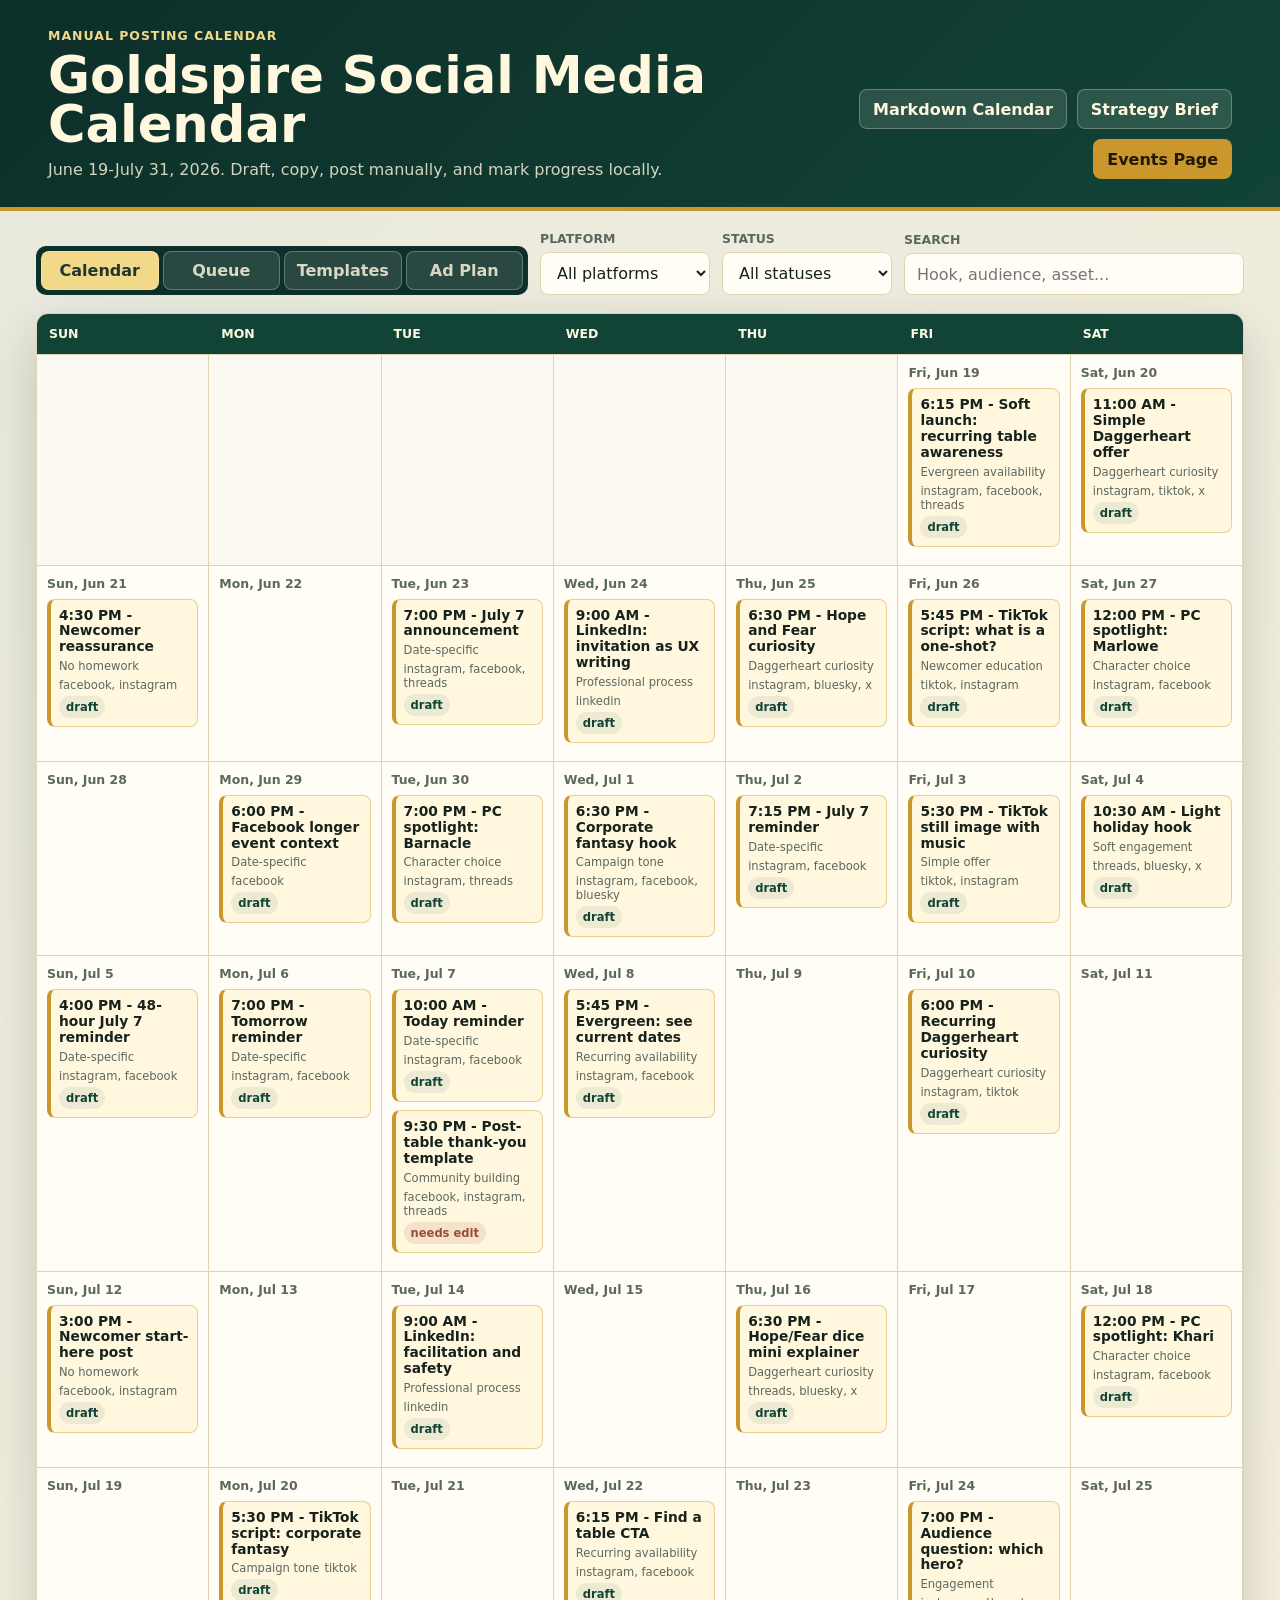
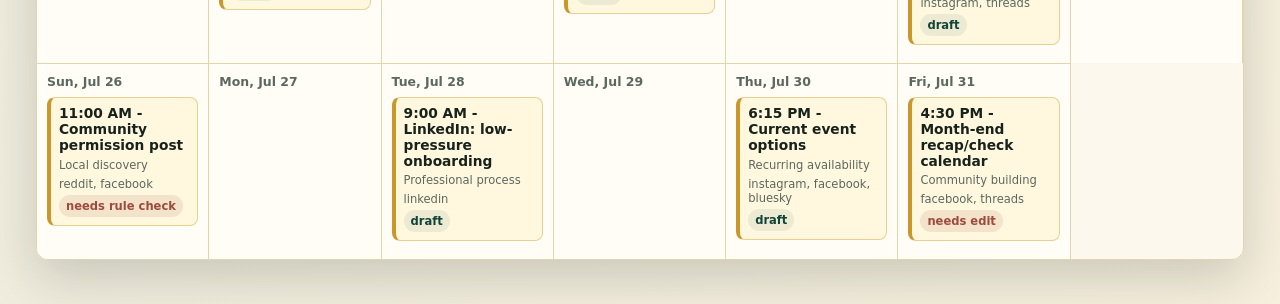
<file: index.html>
<!doctype html>
<html lang="en">
  <head>
<script data-gm-sites-forward>
(function () {
  if (location.hostname !== 'jonathankhobson.github.io') return;
  if (new URLSearchParams(location.search).get('_legacy') === '1') return;
  const sourcePrefix = '/goldspire-social-media-calendar/';
  if (!location.pathname.startsWith(sourcePrefix)) return;
  location.replace('https://gamemaster-kyle.jkylehobson.chatgpt.site/goldspire-calendar/' + location.pathname.slice(sourcePrefix.length) + location.search + location.hash);
})();
</script>
    <meta charset="utf-8">
    <meta name="viewport" content="width=device-width, initial-scale=1">
    <meta http-equiv="refresh" content="0; url=app/index.html?_legacy=1">
    <title>Open Goldspire Social Calendar</title>
    <style>
      :root {
        color-scheme: light;
        --forest: #124337;
        --gold: #c9972c;
        --paper: #faf7ec;
        --ink: #17221c;
      }

      body {
        align-items: center;
        background: var(--paper);
        color: var(--ink);
        display: grid;
        font-family: ui-sans-serif, system-ui, -apple-system, BlinkMacSystemFont, "Segoe UI", sans-serif;
        min-height: 100vh;
        margin: 0;
        padding: 24px;
      }

      main {
        border: 1px solid rgba(201, 151, 44, 0.45);
        border-radius: 12px;
        margin: auto;
        max-width: 640px;
        padding: 28px;
      }

      h1 {
        color: var(--forest);
        margin: 0 0 12px;
      }

      a {
        background: var(--gold);
        border-radius: 8px;
        color: #211700;
        display: inline-flex;
        font-weight: 800;
        margin-top: 12px;
        padding: 10px 14px;
        text-decoration: none;
      }
    </style>
</head>
  <body>
<noscript><p><a href="https://gamemaster-kyle.jkylehobson.chatgpt.site/goldspire-calendar/index.html">Open this page at GameMasterKyle</a></p></noscript>
    <main>
      <h1>Opening Goldspire Social Calendar</h1>
      <p>If it does not open automatically, use the button below.</p>
      <a href="app/index.html">Open Calendar</a>
    </main>
  </body>
</html>
</file>
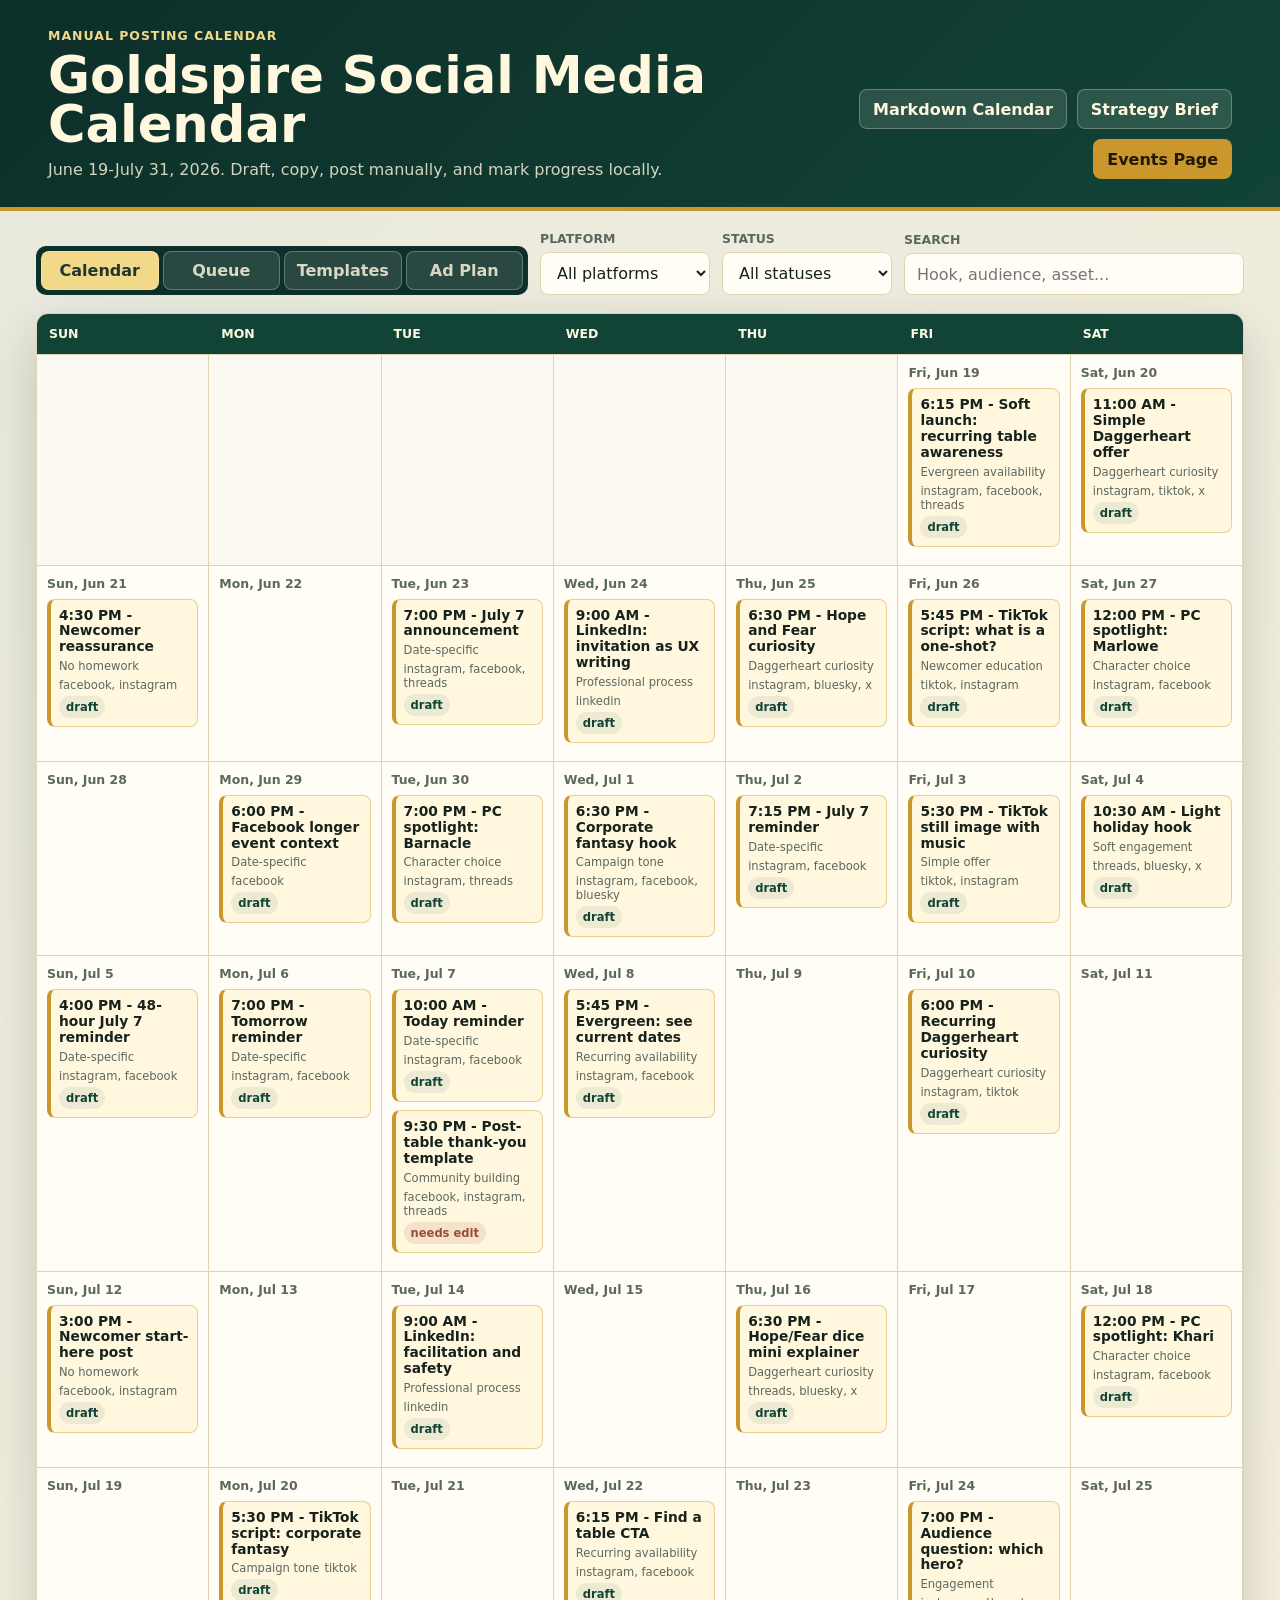
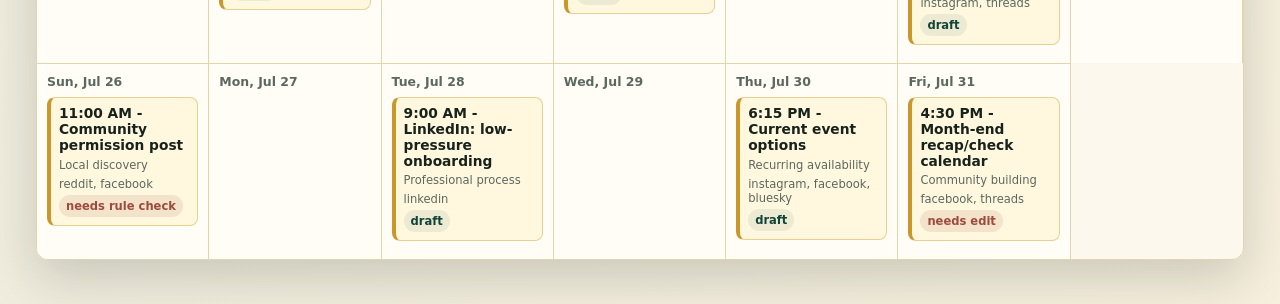
<file: app/index.html>
<!doctype html>
<html lang="en">
  <head>
<script data-gm-sites-forward>
(function () {
  if (location.hostname !== 'jonathankhobson.github.io') return;
  if (new URLSearchParams(location.search).get('_legacy') === '1') return;
  const sourcePrefix = '/goldspire-social-media-calendar/';
  if (!location.pathname.startsWith(sourcePrefix)) return;
  location.replace('https://gamemaster-kyle.jkylehobson.chatgpt.site/goldspire-calendar/' + location.pathname.slice(sourcePrefix.length) + location.search + location.hash);
})();
</script>
    <meta charset="utf-8">
    <meta name="viewport" content="width=device-width, initial-scale=1">
    <title>Goldspire Social Media Calendar</title>
    <link rel="stylesheet" href="src/styles.css">
</head>
  <body>
<noscript><p><a href="https://gamemaster-kyle.jkylehobson.chatgpt.site/goldspire-calendar/app/index.html">Open this page at GameMasterKyle</a></p></noscript>
    <header class="app-header">
      <div>
        <p class="eyebrow">Manual Posting Calendar</p>
        <h1>Goldspire Social Media Calendar</h1>
        <p class="lede">June 19-July 31, 2026. Draft, copy, post manually, and mark progress locally.</p>
      </div>
      <div class="header-actions">
        <a class="button secondary" href="../content/calendar-june19-july31.md" target="_blank" rel="noreferrer">Markdown Calendar</a>
        <a class="button secondary" href="../docs/strategy-brief.md" target="_blank" rel="noreferrer">Strategy Brief</a>
        <a class="button primary" href="https://jonathankhobson.github.io/gm/events/" target="_blank" rel="noreferrer">Events Page</a>
      </div>
    </header>

    <main class="app-shell">
      <section class="toolbar" aria-label="Calendar controls">
        <div class="tabs" role="tablist" aria-label="Views">
          <button class="tab is-active" data-view="calendar" type="button">Calendar</button>
          <button class="tab" data-view="queue" type="button">Queue</button>
          <button class="tab" data-view="templates" type="button">Templates</button>
          <button class="tab" data-view="ads" type="button">Ad Plan</button>
        </div>
        <label class="field">
          <span>Platform</span>
          <select id="platformFilter">
            <option value="all">All platforms</option>
          </select>
        </label>
        <label class="field">
          <span>Status</span>
          <select id="statusFilter">
            <option value="all">All statuses</option>
            <option value="draft">Draft</option>
            <option value="needs_edit">Needs edit</option>
            <option value="needs_rule_check">Needs rule check</option>
            <option value="posted">Posted</option>
            <option value="skipped">Skipped</option>
          </select>
        </label>
        <label class="field search-field">
          <span>Search</span>
          <input id="searchFilter" type="search" placeholder="Hook, audience, asset...">
        </label>
      </section>

      <section class="view is-active" id="calendarView" aria-label="Calendar"></section>
      <section class="view" id="queueView" aria-label="Queue"></section>
      <section class="view" id="templatesView" aria-label="Templates"></section>
      <section class="view" id="adsView" aria-label="Ad plan"></section>
    </main>

    <aside class="detail-panel" id="detailPanel" aria-label="Post detail" aria-hidden="true">
      <div class="detail-backdrop" data-close-panel></div>
      <article class="detail-card">
        <button class="icon-button close-button" data-close-panel type="button" aria-label="Close detail">x</button>
        <div id="detailContent"></div>
      </article>
    </aside>

    <div class="toast" id="toast" role="status" aria-live="polite"></div>

    <script src="src/data.js"></script>
    <script src="src/main.js"></script>
  </body>
</html>
</file>
<file: app/src/styles.css>
:root {
  color-scheme: light;
  --ink: #17221c;
  --muted: #5b685f;
  --paper: #faf7ec;
  --panel: #fffdf6;
  --panel-strong: #f2ead3;
  --line: #cdbb83;
  --line-soft: #e1d5af;
  --forest: #124337;
  --forest-2: #0d2f29;
  --gold: #c9972c;
  --gold-soft: #f2d98a;
  --rose: #9d4b3d;
  --blue: #2b6f88;
  --shadow: 0 18px 50px rgba(18, 28, 24, 0.18);
}

* {
  box-sizing: border-box;
}

html,
body {
  margin: 0;
  min-height: 100%;
}

body {
  background:
    linear-gradient(135deg, rgba(18, 67, 55, 0.08), rgba(201, 151, 44, 0.08)),
    var(--paper);
  color: var(--ink);
  font-family: ui-sans-serif, system-ui, -apple-system, BlinkMacSystemFont, "Segoe UI", sans-serif;
  letter-spacing: 0;
}

a {
  color: inherit;
}

button,
input,
select,
textarea {
  font: inherit;
}

.app-header {
  align-items: end;
  background: linear-gradient(135deg, var(--forest-2), var(--forest));
  border-bottom: 4px solid var(--gold);
  color: #fff8df;
  display: flex;
  gap: 24px;
  justify-content: space-between;
  padding: 28px clamp(18px, 4vw, 48px);
}

.eyebrow {
  color: var(--gold-soft);
  font-size: 0.78rem;
  font-weight: 800;
  letter-spacing: 0.08em;
  margin: 0 0 8px;
  text-transform: uppercase;
}

h1 {
  font-size: clamp(2rem, 4vw, 4rem);
  line-height: 0.95;
  margin: 0;
}

.lede {
  color: rgba(255, 248, 223, 0.82);
  font-size: 1rem;
  margin: 12px 0 0;
  max-width: 720px;
}

.header-actions {
  display: flex;
  flex-wrap: wrap;
  gap: 10px;
  justify-content: flex-end;
}

.button,
.tab,
.copy-button,
.open-button,
.status-select,
.icon-button {
  align-items: center;
  border: 1px solid transparent;
  border-radius: 8px;
  cursor: pointer;
  display: inline-flex;
  font-weight: 800;
  justify-content: center;
  min-height: 40px;
  padding: 9px 13px;
  text-decoration: none;
}

.button.primary,
.copy-button,
.open-button {
  background: var(--gold);
  color: #241804;
}

.button.secondary,
.tab,
.status-select {
  background: rgba(255, 253, 246, 0.12);
  border-color: rgba(255, 248, 223, 0.28);
  color: #fff8df;
}

.app-shell {
  margin: 0 auto;
  max-width: 1500px;
  padding: 20px clamp(14px, 3vw, 36px) 44px;
}

.toolbar {
  align-items: end;
  display: grid;
  gap: 12px;
  grid-template-columns: minmax(280px, 1fr) 170px 170px minmax(220px, 340px);
  margin-bottom: 18px;
}

.tabs {
  background: var(--forest-2);
  border: 1px solid rgba(18, 67, 55, 0.25);
  border-radius: 10px;
  display: grid;
  gap: 4px;
  grid-template-columns: repeat(4, minmax(0, 1fr));
  padding: 4px;
}

.tab {
  color: rgba(255, 248, 223, 0.82);
  min-height: 38px;
  padding-inline: 10px;
}

.tab.is-active {
  background: var(--gold-soft);
  color: #21372d;
}

.field {
  display: grid;
  gap: 6px;
}

.field span {
  color: var(--muted);
  font-size: 0.78rem;
  font-weight: 800;
  text-transform: uppercase;
}

.field input,
.field select,
.field textarea {
  background: var(--panel);
  border: 1px solid var(--line-soft);
  border-radius: 8px;
  color: var(--ink);
  min-height: 42px;
  padding: 10px 12px;
  width: 100%;
}

.view {
  display: none;
}

.view.is-active {
  display: block;
}

.calendar-grid {
  background: rgba(255, 253, 246, 0.72);
  border: 1px solid var(--line-soft);
  border-radius: 12px;
  box-shadow: var(--shadow);
  display: grid;
  grid-template-columns: repeat(7, minmax(0, 1fr));
  overflow: hidden;
}

.weekday {
  background: var(--forest);
  color: #fff8df;
  font-size: 0.78rem;
  font-weight: 900;
  min-height: 40px;
  padding: 12px;
  text-transform: uppercase;
}

.day {
  background: var(--panel);
  border-right: 1px solid var(--line-soft);
  border-top: 1px solid var(--line-soft);
  min-height: 172px;
  padding: 10px;
}

.day.is-empty {
  background: rgba(255, 253, 246, 0.35);
}

.date-label {
  color: var(--muted);
  font-size: 0.78rem;
  font-weight: 900;
  margin-bottom: 8px;
}

.post-chip {
  background: #fff8df;
  border: 1px solid rgba(201, 151, 44, 0.42);
  border-left: 4px solid var(--gold);
  border-radius: 8px;
  color: var(--ink);
  cursor: pointer;
  display: grid;
  gap: 4px;
  margin-bottom: 8px;
  min-height: 74px;
  padding: 8px;
  text-align: left;
  width: 100%;
}

.post-chip:hover {
  border-color: var(--gold);
  box-shadow: 0 8px 20px rgba(18, 28, 24, 0.12);
  transform: translateY(-1px);
}

.post-chip strong {
  font-size: 0.86rem;
  line-height: 1.15;
}

.post-meta {
  color: var(--muted);
  display: flex;
  flex-wrap: wrap;
  font-size: 0.72rem;
  gap: 5px;
}

.badge {
  background: rgba(18, 67, 55, 0.08);
  border-radius: 999px;
  color: var(--forest);
  display: inline-flex;
  font-size: 0.72rem;
  font-weight: 800;
  padding: 4px 7px;
}

.badge.status-needs_edit,
.badge.status-needs_rule_check {
  background: rgba(157, 75, 61, 0.12);
  color: var(--rose);
}

.badge.status-posted {
  background: rgba(18, 67, 55, 0.16);
}

.badge.status-skipped {
  background: rgba(91, 104, 95, 0.14);
  color: var(--muted);
}

.queue-list,
.template-grid,
.ad-grid {
  display: grid;
  gap: 14px;
}

.queue-card,
.template-card,
.ad-card {
  background: var(--panel);
  border: 1px solid var(--line-soft);
  border-radius: 12px;
  box-shadow: 0 10px 30px rgba(18, 28, 24, 0.08);
  display: grid;
  gap: 10px;
  padding: 16px;
}

.queue-card {
  grid-template-columns: 128px minmax(0, 1fr) auto;
}

.thumb {
  aspect-ratio: 1 / 1;
  background: var(--panel-strong);
  border: 1px solid var(--line-soft);
  border-radius: 8px;
  object-fit: cover;
  width: 100%;
}

.queue-card h2,
.template-card h2,
.ad-card h2 {
  font-size: 1.05rem;
  margin: 0;
}

.queue-card p,
.template-card p,
.ad-card p {
  color: var(--muted);
  margin: 0;
}

.detail-panel {
  inset: 0;
  opacity: 0;
  pointer-events: none;
  position: fixed;
  transition: opacity 160ms ease;
  z-index: 20;
}

.detail-panel.is-open {
  opacity: 1;
  pointer-events: auto;
}

.detail-backdrop {
  background: rgba(12, 18, 15, 0.52);
  inset: 0;
  position: absolute;
}

.detail-card {
  background: var(--panel);
  border-left: 4px solid var(--gold);
  box-shadow: var(--shadow);
  height: 100%;
  margin-left: auto;
  max-width: 720px;
  overflow: auto;
  padding: 22px;
  position: relative;
  width: min(100%, 720px);
}

.close-button {
  background: var(--forest);
  color: #fff8df;
  position: absolute;
  right: 16px;
  top: 16px;
}

.detail-hero {
  display: grid;
  gap: 16px;
  grid-template-columns: 180px minmax(0, 1fr);
  margin: 18px 0 20px;
}

.detail-hero img {
  border: 1px solid var(--line-soft);
  border-radius: 8px;
  max-height: 240px;
  object-fit: cover;
  width: 100%;
}

.detail-title {
  font-size: clamp(1.6rem, 4vw, 2.3rem);
  line-height: 1;
  margin: 0 48px 8px 0;
}

.detail-actions {
  display: flex;
  flex-wrap: wrap;
  gap: 8px;
  margin: 14px 0;
}

.variant-card {
  background: #fffaf0;
  border: 1px solid var(--line-soft);
  border-radius: 10px;
  display: grid;
  gap: 10px;
  margin: 12px 0;
  padding: 14px;
}

.variant-head {
  align-items: center;
  display: flex;
  flex-wrap: wrap;
  gap: 8px;
  justify-content: space-between;
}

.platform-label {
  color: var(--forest);
  font-weight: 900;
  text-transform: capitalize;
}

.caption-box,
.notes-box {
  background: #fff;
  border: 1px solid var(--line-soft);
  border-radius: 8px;
  color: var(--ink);
  min-height: 132px;
  padding: 10px;
  resize: vertical;
  width: 100%;
}

.notes-box {
  min-height: 86px;
}

.platform-tools {
  display: flex;
  flex-wrap: wrap;
  gap: 8px;
}

.copy-button,
.open-button {
  min-height: 36px;
}

.open-button {
  background: var(--forest);
  color: #fff8df;
}

.empty-state {
  background: var(--panel);
  border: 1px dashed var(--line);
  border-radius: 12px;
  color: var(--muted);
  padding: 28px;
  text-align: center;
}

.toast {
  background: var(--forest-2);
  border: 1px solid var(--gold);
  border-radius: 10px;
  bottom: 18px;
  color: #fff8df;
  left: 50%;
  opacity: 0;
  padding: 12px 16px;
  position: fixed;
  transform: translate(-50%, 18px);
  transition: opacity 150ms ease, transform 150ms ease;
  z-index: 40;
}

.toast.is-visible {
  opacity: 1;
  transform: translate(-50%, 0);
}

@media (max-width: 980px) {
  .app-header {
    align-items: start;
    flex-direction: column;
  }

  .header-actions {
    justify-content: flex-start;
  }

  .toolbar {
    grid-template-columns: 1fr 1fr;
  }

  .tabs,
  .search-field {
    grid-column: 1 / -1;
  }

  .calendar-grid {
    grid-template-columns: repeat(2, minmax(0, 1fr));
  }

  .weekday {
    display: none;
  }
}

@media (max-width: 680px) {
  body {
    overflow-x: hidden;
  }

  h1,
  .lede,
  .button,
  .tab {
    overflow-wrap: anywhere;
  }

  h1 {
    font-size: 1.95rem;
    line-height: 1.02;
    max-width: 12ch;
  }

  .lede {
    font-size: 0.95rem;
    max-width: 31ch;
  }

  .app-header {
    max-width: 100vw;
    overflow: hidden;
    padding-inline: 20px;
  }

  .header-actions {
    justify-content: flex-start;
    width: 100%;
  }

  .header-actions .button {
    flex: 1 1 100%;
    max-width: 100%;
    text-align: center;
    white-space: normal;
  }

  .app-shell {
    max-width: 100vw;
    overflow: hidden;
    padding-inline: 10px;
  }

  .toolbar,
  .calendar-grid,
  .queue-card,
  .detail-hero {
    grid-template-columns: 1fr;
    min-width: 0;
    width: 100%;
  }

  .toolbar > *,
  .tabs,
  .field,
  .day,
  .post-chip {
    min-width: 0;
  }

  .tabs {
    grid-template-columns: repeat(2, minmax(0, 1fr));
  }

  .day {
    min-height: 120px;
  }

  .day.is-empty {
    display: none;
  }

  .detail-card {
    border-left: 0;
    border-top: 4px solid var(--gold);
    padding: 18px;
  }
}
</file>
